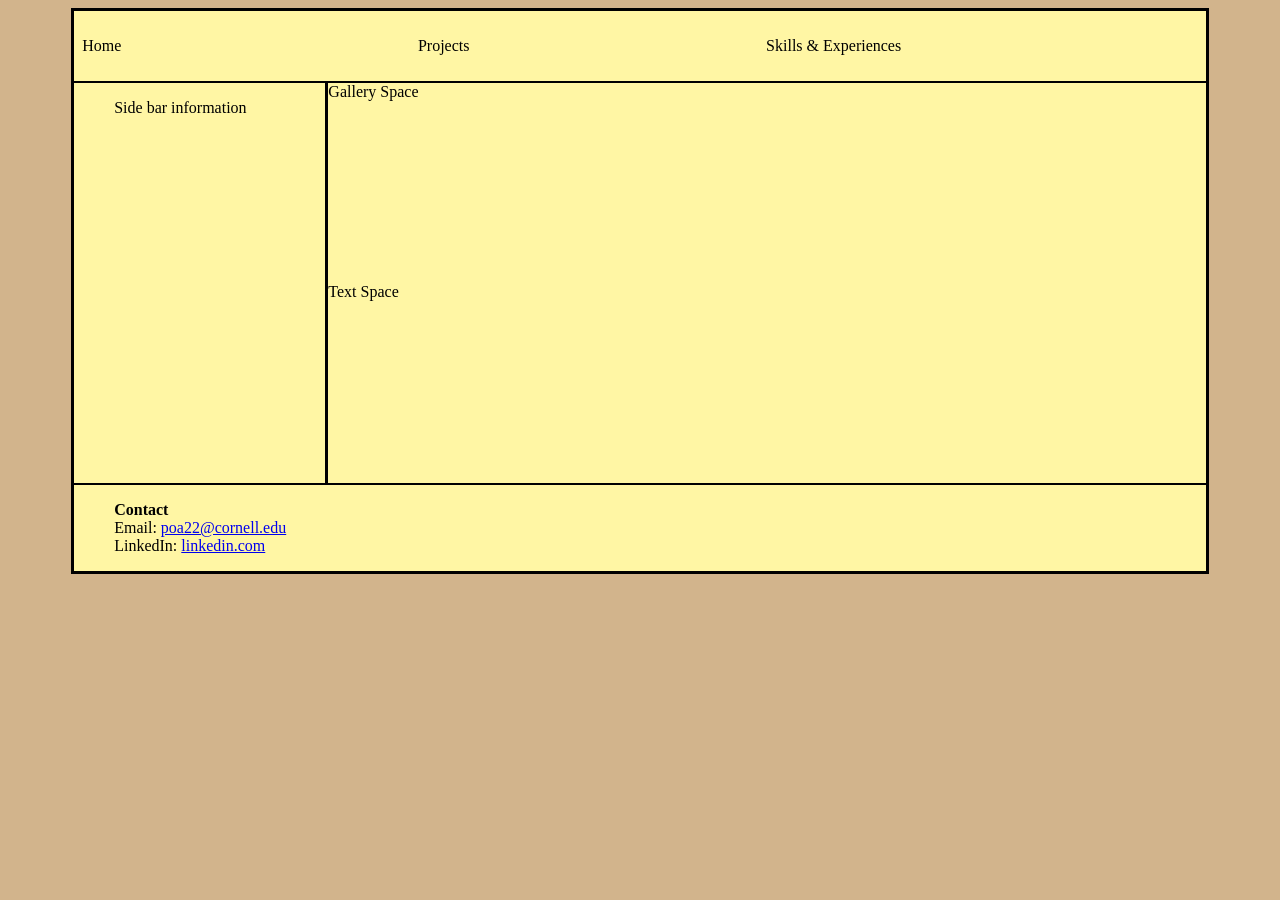
<file: pages/index.html>
<html>

<head>
    <title>Portfolio - Pedro Arruda</title>

    <link rel="stylesheet" type="text/css" href="../public/css/home.css">
    <meta charset="utf-8">
</head>

<body>
    <nav>
        <ul class="nav">
            <li>Home</li>
            <li>Projects</li>
            <li>Skills & Experiences</li>
        </ul>
    </nav>

    <main>
        <div id="sidebar">
            <ul>
                <li>
                    Side bar information
                </li>
            </ul>
        </div>
            
        <div id="body">
            <section id="gallery">
                Gallery Space
            </section>

            <section id="text">
                Text Space
            </section>
        </div>
    </main>

    <footer>
        <ul>
            <li><b>Contact</b></li>
            <li>Email: <a href="mailto:poa22@cornell.edu">poa22@cornell.edu</a></li>
            <li>LinkedIn: <a href="https://www.linkedin.com/in/pedro-arruda-406444254?lipi=urn%3Ali%3Apage%3Ad_flagship3_profile_view_base_contact_details%3BRKkxmf1XQrqR2rwQrz%2F5gQ%3D%3D">linkedin.com</a></li>
        </ul>
    </footer>
</body>
</html>
</file>
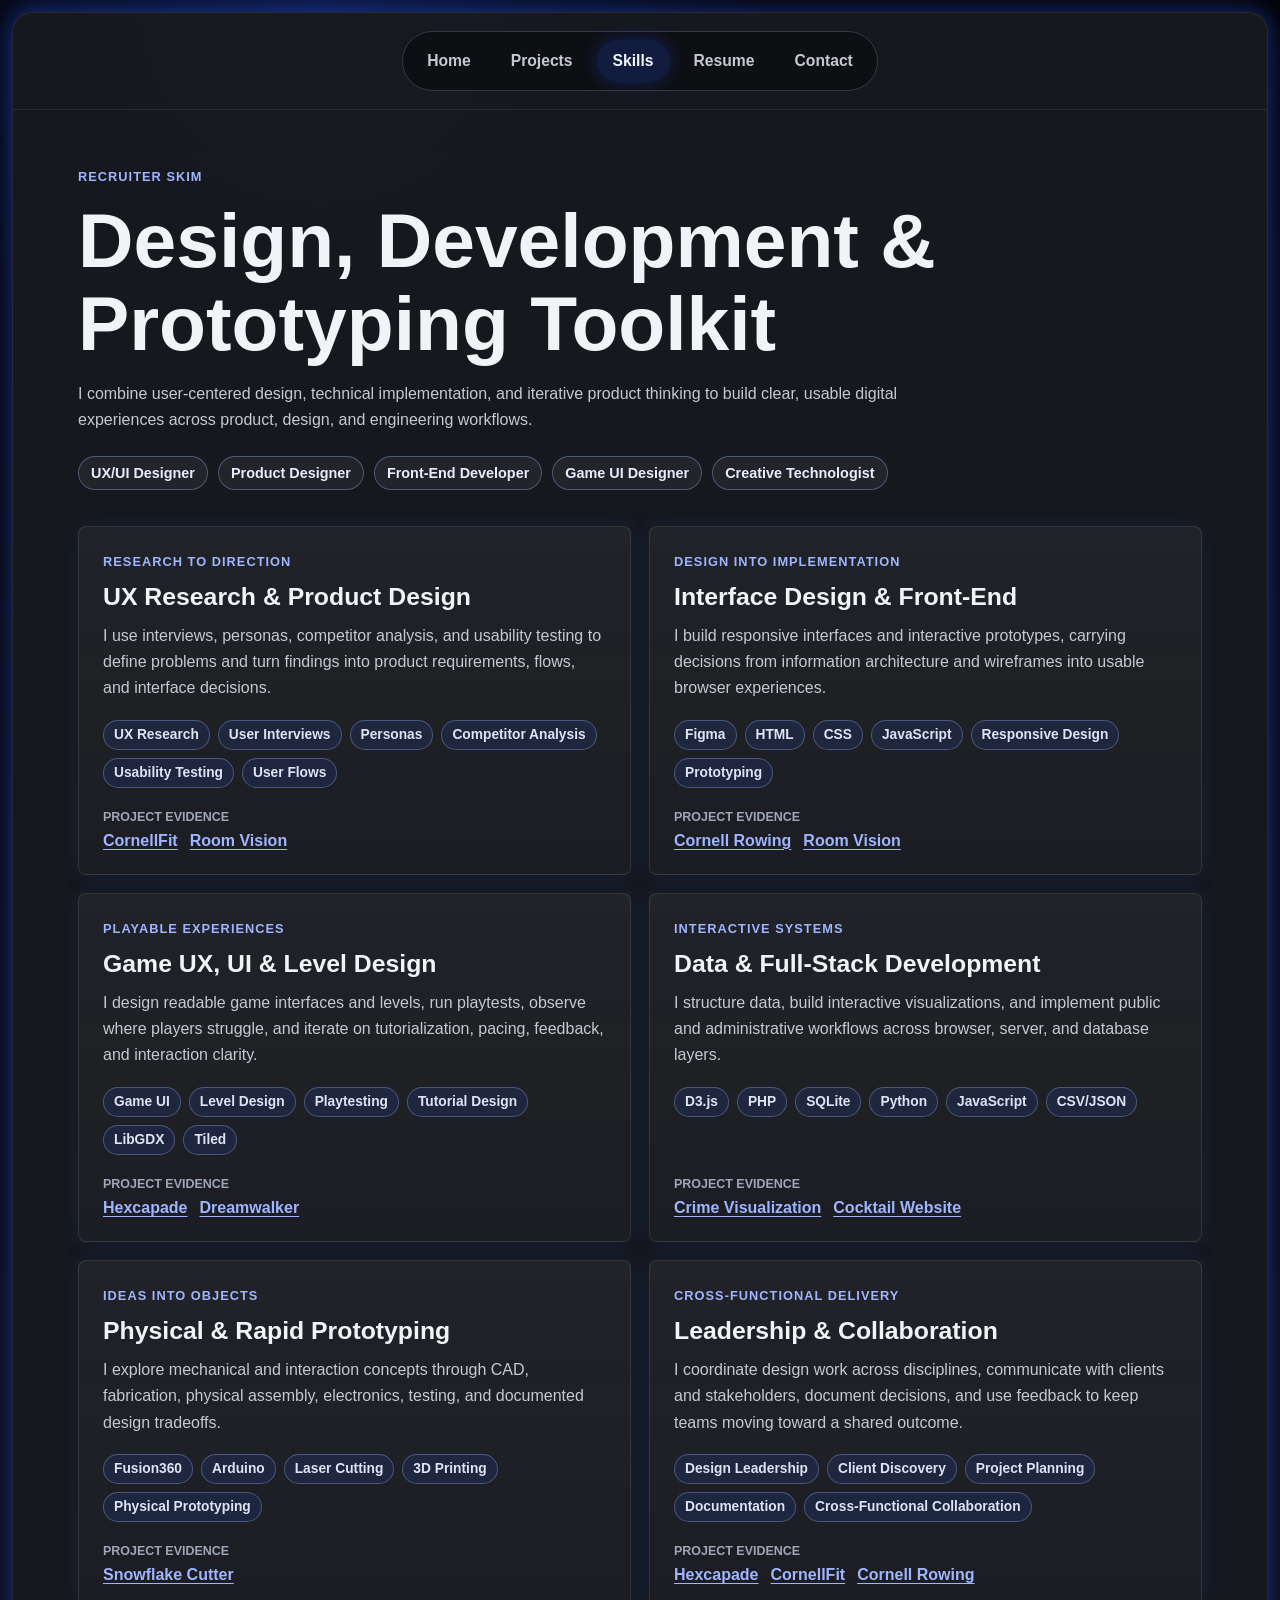
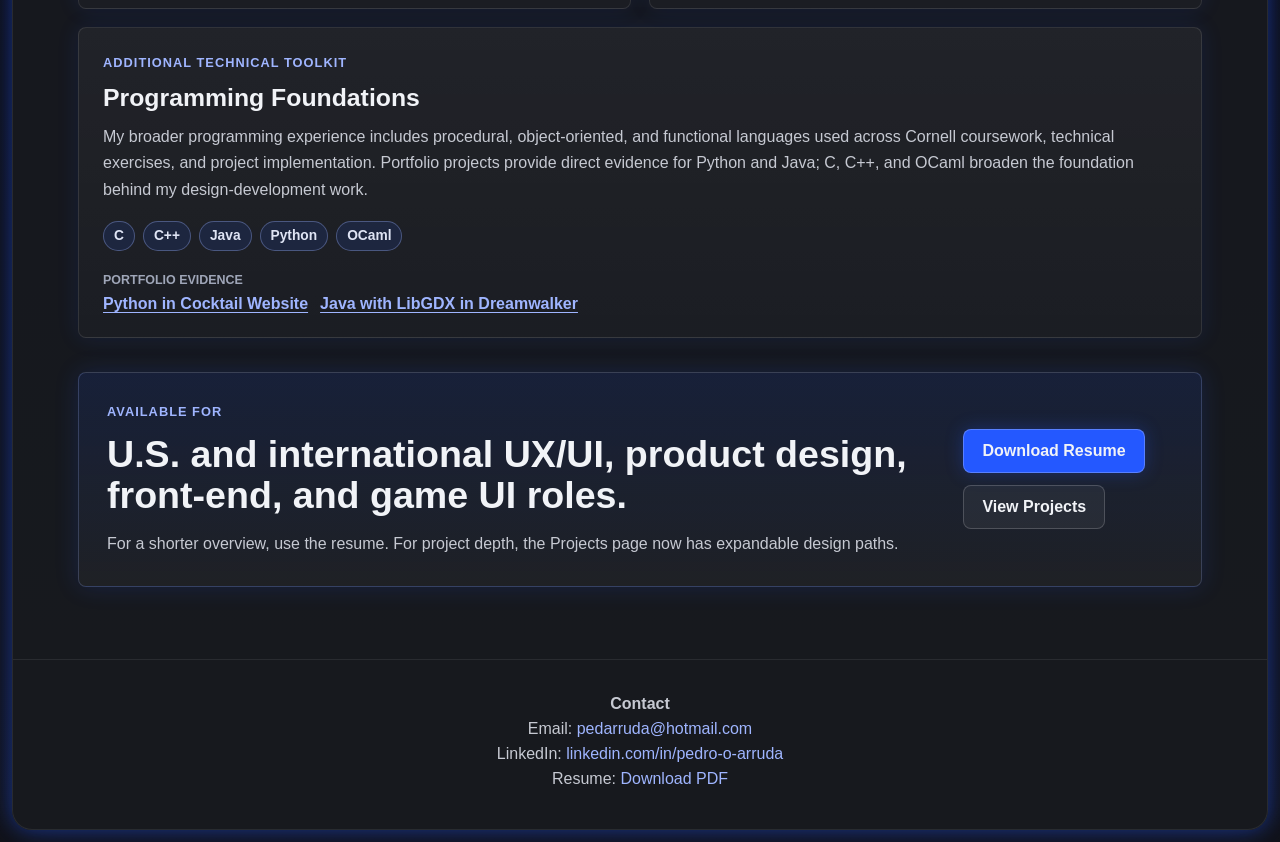
<file: skills.html>
<!DOCTYPE html>
<html lang="en">
<head>
    <meta charset="UTF-8">
    <meta name="Skills" id="currentPage">
    <meta name="viewport" content="width=device-width, initial-scale=1.0">
    <meta name="description" content="Pedro Arruda's recruiter-friendly skills profile across UX/UI design, product, front-end development, game UI, rapid prototyping, and cross-functional collaboration.">
    <meta property="og:type" content="website">
    <meta property="og:title" content="Skills | Pedro Arruda">
    <meta property="og:description" content="Pedro Arruda's toolkit across UX/UI design, product thinking, front-end development, game UI, and rapid prototyping.">
    <meta property="og:url" content="https://pedrotheolive.github.io/Portfolio/skills.html">
    <meta property="og:image" content="https://pedrotheolive.github.io/Portfolio/public/images/social-preview.png">
    <meta property="og:image:width" content="1200">
    <meta property="og:image:height" content="630">
    <meta property="og:image:alt" content="Pedro Arruda UX/UI and product design portfolio">
    <meta name="twitter:card" content="summary_large_image">
    <meta name="twitter:title" content="Skills | Pedro Arruda">
    <meta name="twitter:description" content="Pedro Arruda's toolkit across UX/UI design, product thinking, front-end development, game UI, and rapid prototyping.">
    <meta name="twitter:image" content="https://pedrotheolive.github.io/Portfolio/public/images/social-preview.png">
    <link rel="canonical" href="https://pedrotheolive.github.io/Portfolio/skills.html">
    <link rel="icon" href="public/images/profile.jpg" type="image/jpeg">
    <title>Skills | Pedro Arruda</title>
    <link rel="stylesheet" href="public/css/style.css">
</head>
<body>
    <div class="content shadow">
        <main class="skills-section">
            <header class="page-header">
                <p class="eyebrow">Recruiter skim</p>
                <h1>Design, Development & Prototyping Toolkit</h1>
                <p>I combine user-centered design, technical implementation, and iterative product thinking to build clear, usable digital experiences across product, design, and engineering workflows.</p>
                <div class="role-fit compact" aria-label="Best fit roles">
                    <span>UX/UI Designer</span>
                    <span>Product Designer</span>
                    <span>Front-End Developer</span>
                    <span>Game UI Designer</span>
                    <span>Creative Technologist</span>
                </div>
            </header>

            <section class="skill-card-grid large" aria-label="Capabilities with project evidence">
                <article class="skill-card">
                    <p class="eyebrow">Research to direction</p>
                    <h2>UX Research & Product Design</h2>
                    <p>I use interviews, personas, competitor analysis, and usability testing to define problems and turn findings into product requirements, flows, and interface decisions.</p>
                    <div class="tag-list"><span>UX Research</span><span>User Interviews</span><span>Personas</span><span>Competitor Analysis</span><span>Usability Testing</span><span>User Flows</span></div>
                    <div class="skill-evidence" aria-label="UX research and product design evidence">
                        <span>Project evidence</span>
                        <a href="projects.html#p1">CornellFit</a>
                        <a href="projects.html#p8">Room Vision</a>
                    </div>
                </article>

                <article class="skill-card">
                    <p class="eyebrow">Design into implementation</p>
                    <h2>Interface Design & Front-End</h2>
                    <p>I build responsive interfaces and interactive prototypes, carrying decisions from information architecture and wireframes into usable browser experiences.</p>
                    <div class="tag-list"><span>Figma</span><span>HTML</span><span>CSS</span><span>JavaScript</span><span>Responsive Design</span><span>Prototyping</span></div>
                    <div class="skill-evidence" aria-label="Interface design and front-end evidence">
                        <span>Project evidence</span>
                        <a href="projects.html#p7">Cornell Rowing</a>
                        <a href="projects.html#p8">Room Vision</a>
                    </div>
                </article>

                <article class="skill-card">
                    <p class="eyebrow">Playable experiences</p>
                    <h2>Game UX, UI & Level Design</h2>
                    <p>I design readable game interfaces and levels, run playtests, observe where players struggle, and iterate on tutorialization, pacing, feedback, and interaction clarity.</p>
                    <div class="tag-list"><span>Game UI</span><span>Level Design</span><span>Playtesting</span><span>Tutorial Design</span><span>LibGDX</span><span>Tiled</span></div>
                    <div class="skill-evidence" aria-label="Game design evidence">
                        <span>Project evidence</span>
                        <a href="projects.html#p2">Hexcapade</a>
                        <a href="projects.html#p4">Dreamwalker</a>
                    </div>
                </article>

                <article class="skill-card">
                    <p class="eyebrow">Interactive systems</p>
                    <h2>Data & Full-Stack Development</h2>
                    <p>I structure data, build interactive visualizations, and implement public and administrative workflows across browser, server, and database layers.</p>
                    <div class="tag-list"><span>D3.js</span><span>PHP</span><span>SQLite</span><span>Python</span><span>JavaScript</span><span>CSV/JSON</span></div>
                    <div class="skill-evidence" aria-label="Data and full-stack development evidence">
                        <span>Project evidence</span>
                        <a href="projects.html#p5">Crime Visualization</a>
                        <a href="projects.html#p6">Cocktail Website</a>
                    </div>
                </article>

                <article class="skill-card">
                    <p class="eyebrow">Ideas into objects</p>
                    <h2>Physical & Rapid Prototyping</h2>
                    <p>I explore mechanical and interaction concepts through CAD, fabrication, physical assembly, electronics, testing, and documented design tradeoffs.</p>
                    <div class="tag-list"><span>Fusion360</span><span>Arduino</span><span>Laser Cutting</span><span>3D Printing</span><span>Physical Prototyping</span></div>
                    <div class="skill-evidence" aria-label="Physical and rapid prototyping evidence">
                        <span>Project evidence</span>
                        <a href="projects.html#p3">Snowflake Cutter</a>
                    </div>
                </article>

                <article class="skill-card">
                    <p class="eyebrow">Cross-functional delivery</p>
                    <h2>Leadership & Collaboration</h2>
                    <p>I coordinate design work across disciplines, communicate with clients and stakeholders, document decisions, and use feedback to keep teams moving toward a shared outcome.</p>
                    <div class="tag-list"><span>Design Leadership</span><span>Client Discovery</span><span>Project Planning</span><span>Documentation</span><span>Cross-Functional Collaboration</span></div>
                    <div class="skill-evidence" aria-label="Leadership and collaboration evidence">
                        <span>Project evidence</span>
                        <a href="projects.html#p2">Hexcapade</a>
                        <a href="projects.html#p1">CornellFit</a>
                        <a href="projects.html#p7">Cornell Rowing</a>
                    </div>
                </article>

                <article class="skill-card skill-card-wide">
                    <p class="eyebrow">Additional technical toolkit</p>
                    <h2>Programming Foundations</h2>
                    <p>My broader programming experience includes procedural, object-oriented, and functional languages used across Cornell coursework, technical exercises, and project implementation. Portfolio projects provide direct evidence for Python and Java; C, C++, and OCaml broaden the foundation behind my design-development work.</p>
                    <div class="tag-list"><span>C</span><span>C++</span><span>Java</span><span>Python</span><span>OCaml</span></div>
                    <div class="skill-evidence" aria-label="Programming foundations evidence">
                        <span>Portfolio evidence</span>
                        <a href="projects.html#p6">Python in Cocktail Website</a>
                        <a href="projects.html#p4">Java with LibGDX in Dreamwalker</a>
                    </div>
                </article>
            </section>

            <section class="page-cta" aria-labelledby="skills-contact-title">
                <div>
                    <p class="eyebrow">Available for</p>
                    <h2 id="skills-contact-title">U.S. and international UX/UI, product design, front-end, and game UI roles.</h2>
                    <p>For a shorter overview, use the resume. For project depth, the Projects page now has expandable design paths.</p>
                </div>
                <div class="button-row">
                    <a class="button primary" href="public/files/Resume.pdf" download aria-label="Download my resume as a PDF">Download Resume</a>
                    <a class="button" href="projects.html">View Projects</a>
                </div>
            </section>
        </main>
    </div>

    <script src="scripts/nav.js"></script>
    <script src="scripts/footer.js"></script>
</body>
</html>
</file>
<file: public/css/home.css>
/** Table Of Contents 
*   
*   Body
*   Navigation
*   Main
*   Footer
*
**/


/*    Body    */
body{
    background-color:tan;
}
body > *{
    max-width: 90%;
    margin: 0 5%;
    border: 3px solid black;
    background-color:  rgb(255, 246, 164);
}

/*    Navigation    */
nav{
    color: black;
    border-bottom: 1.5px solid black;
}

nav ul{
    padding: 10px 8px;
    list-style-type: none;
    display: flex;
    flex-direction: row;
}

nav ul li{
    flex-grow:1;
}

/*    Main    */
main{
    display: flex;
    flex-direction: row;
    border-top: 1.5px solid black;
    border-bottom: 1.5px solid black;
    min-height: 400px;
}

main div{
    flex-grow: 10;
}

#sidebar{
    flex-grow: 1;
    display: flex;
    flex-direction: row;
    border-right: 3px solid black;
}

#sidebar ul{
    list-style-type: none;
}

#body{
    display: flex;
    flex-direction: column;
}

#gallery{
    flex-grow: 1;
}

#text{
    flex-grow: 1;
}

/*    Footer    */
footer{
    border-top: 1.5px solid black;
    display: flex;
    flex-direction: row;
    > ul{ 
        list-style-type: none;
    }
}
</file>
<file: public/css/style.css>
:root {
    --surface: #181a1f;
    --line: #343947;
    --text: #f1f3f7;
    --muted: #c6c9d2;
    --soft: #9fa6b8;
    --blue: #2458ff;
    --blue-soft: rgba(36, 88, 255, 0.28);
    --radius: 8px;
    --max-width: 1180px;
}

* {
    box-sizing: border-box;
}

html {
    scroll-behavior: smooth;
}

body {
    margin: 0;
    min-height: 100vh;
    background:
        radial-gradient(circle at 25% 0%, rgba(36, 88, 255, 0.22), transparent 28rem),
        linear-gradient(180deg, #050507 0%, #111217 100%);
    color: var(--text);
    font-family: Arial, Helvetica, sans-serif;
}

body::-webkit-scrollbar {
    width: 12px;
}

body::-webkit-scrollbar-track {
    background: var(--surface);
}

body::-webkit-scrollbar-thumb {
    background-color: #777d8a;
    border-radius: 20px;
}

a {
    color: inherit;
}

img {
    display: block;
    max-width: 100%;
}

.content {
    width: min(100% - 24px, 1440px);
    margin: 12px auto;
    background: rgba(24, 26, 31, 0.94);
    border: 1px solid rgba(255, 255, 255, 0.08);
    border-radius: 20px;
    overflow: hidden;
}

.shadow {
    box-shadow:
        0 0 18px rgba(36, 88, 255, 0.36),
        0 0 42px rgba(36, 88, 255, 0.22);
}

.navbar {
    display: flex;
    justify-content: center;
    padding: 18px 20px;
    border-bottom: 1px solid rgba(255, 255, 255, 0.08);
}

.nav-container {
    width: min(100%, var(--max-width));
    display: flex;
    justify-content: center;
    align-items: center;
}

.nav-links {
    list-style: none;
    display: flex;
    justify-content: center;
    align-items: center;
    gap: 8px;
    padding: 8px;
    margin: 0;
    border: 1px solid var(--line);
    border-radius: 999px;
    background-color: rgba(12, 13, 17, 0.76);
}

.nav-links a {
    display: inline-flex;
    align-items: center;
    min-height: 42px;
    padding: 0 16px;
    color: var(--muted);
    text-decoration: none;
    font-size: 0.98rem;
    font-weight: 700;
    border-radius: 999px;
    transition: color 0.2s ease, background-color 0.2s ease, box-shadow 0.2s ease;
}

.nav-links a:hover,
.nav-links a:focus-visible,
.nav-links a.active {
    color: var(--text);
    background-color: rgba(36, 88, 255, 0.18);
    box-shadow: 0 0 18px var(--blue-soft);
    outline: none;
}

.menu-toggle {
    display: none;
    flex-direction: column;
    gap: 5px;
    padding: 10px;
    border: 1px solid var(--line);
    border-radius: var(--radius);
    background-color: rgba(12, 13, 17, 0.9);
    cursor: pointer;
}

.bar {
    height: 3px;
    width: 25px;
    background-color: var(--muted);
    border-radius: 2px;
    transition: transform 0.3s ease, opacity 0.3s ease;
}

.menu-toggle.active .bar:nth-child(1) {
    transform: rotate(45deg) translate(6px, 5px);
}

.menu-toggle.active .bar:nth-child(2) {
    opacity: 0;
}

.menu-toggle.active .bar:nth-child(3) {
    transform: rotate(-45deg) translate(6px, -5px);
}

main {
    min-height: 420px;
}

.home-page,
.projects-section,
.skills-section {
    width: min(100%, var(--max-width));
    margin: 0 auto;
    padding: 56px 28px 72px;
}

.hero-section {
    min-height: min(760px, calc(100vh - 80px));
    display: grid;
    grid-template-columns: minmax(0, 1.25fr) minmax(280px, 0.75fr);
    align-items: center;
    gap: 48px;
    padding-bottom: 44px;
}

.hero-copy {
    max-width: 760px;
}

.eyebrow {
    margin: 0 0 12px;
    color: #9fb5ff;
    font-size: 0.8rem;
    font-weight: 800;
    letter-spacing: 0.08em;
    text-transform: uppercase;
}

h1,
h2,
h3,
p {
    overflow-wrap: anywhere;
}

h1,
h2,
h3 {
    margin-top: 0;
    line-height: 1.08;
}

h1 {
    margin-bottom: 14px;
    font-size: clamp(3rem, 8vw, 6.75rem);
}

h2 {
    margin-bottom: 16px;
    font-size: clamp(1.85rem, 4vw, 3.2rem);
}

h3 {
    margin-bottom: 10px;
    font-size: 1.35rem;
}

p {
    color: var(--muted);
    line-height: 1.65;
}

.hero-role {
    margin: 0 0 18px;
    color: var(--text);
    font-size: clamp(1.15rem, 2.4vw, 1.7rem);
    font-weight: 800;
}

.hero-summary {
    max-width: 680px;
    margin-bottom: 14px;
    font-size: 1.12rem;
}

.hero-meta {
    max-width: 720px;
    margin: 0 0 22px;
    color: var(--soft);
    font-size: 0.98rem;
    font-weight: 700;
}

.hero-portrait {
    justify-self: center;
}

.hero-portrait img {
    width: min(100%, 330px);
    margin: 0 auto;
    aspect-ratio: 1;
    object-fit: cover;
    border-radius: 50%;
    border: 1px solid rgba(255, 255, 255, 0.16);
    box-shadow: 0 0 34px rgba(36, 88, 255, 0.48);
}

.button-row {
    display: flex;
    flex-wrap: wrap;
    gap: 12px;
}

.role-fit {
    display: flex;
    flex-wrap: wrap;
    gap: 10px;
    margin: 0 0 28px;
}

.role-fit.compact {
    margin-top: 22px;
    margin-bottom: 0;
}

.role-fit span {
    display: inline-flex;
    align-items: center;
    min-height: 34px;
    padding: 5px 12px;
    color: #e8ecff;
    font-size: 0.9rem;
    font-weight: 800;
    border: 1px solid rgba(159, 181, 255, 0.36);
    border-radius: 999px;
    background-color: rgba(255, 255, 255, 0.055);
}

.button,
.project-link,
.project-vid,
.case-study-button {
    display: inline-flex;
    align-items: center;
    justify-content: center;
    min-height: 44px;
    padding: 0 18px;
    border: 1px solid rgba(255, 255, 255, 0.18);
    border-radius: var(--radius);
    background-color: rgba(255, 255, 255, 0.05);
    color: var(--text);
    font: inherit;
    font-weight: 800;
    text-decoration: none;
    cursor: pointer;
    transition: transform 0.2s ease, border-color 0.2s ease, box-shadow 0.2s ease, background-color 0.2s ease;
}

.button.primary,
.project-link,
.project-vid {
    background-color: var(--blue);
    border-color: rgba(255, 255, 255, 0.24);
    box-shadow: 0 0 18px var(--blue-soft);
}

.button:hover,
.button:focus-visible,
.project-link:hover,
.project-link:focus-visible,
.project-vid:hover,
.project-vid:focus-visible,
.case-study-button:hover,
.case-study-button:focus-visible {
    transform: translateY(-2px);
    border-color: rgba(255, 255, 255, 0.42);
    box-shadow: 0 0 24px rgba(36, 88, 255, 0.42);
    outline: none;
}

.section-block {
    padding: 64px 0;
    border-top: 1px solid rgba(255, 255, 255, 0.08);
}

.section-heading {
    max-width: 780px;
    margin-bottom: 28px;
}

.featured-grid {
    display: grid;
    grid-template-columns: repeat(2, minmax(0, 1fr));
    gap: 20px;
}

.feature-card,
.project-card,
.skill-card {
    background: linear-gradient(180deg, rgba(255, 255, 255, 0.05), rgba(255, 255, 255, 0.025));
    border: 1px solid rgba(255, 255, 255, 0.1);
    border-radius: var(--radius);
    box-shadow: 0 0 22px rgba(36, 88, 255, 0.12);
}

.feature-card {
    display: block;
    color: inherit;
    text-decoration: none;
    overflow: hidden;
    transition: transform 0.2s ease, border-color 0.2s ease, box-shadow 0.2s ease;
}

.feature-card:hover,
.feature-card:focus-visible {
    transform: translateY(-2px);
    border-color: rgba(159, 181, 255, 0.44);
    box-shadow: 0 0 28px rgba(36, 88, 255, 0.22);
    outline: none;
}

.feature-card img,
.project-card img,
.project-placeholder {
    width: 100%;
    padding: 10px;
    background-color: #0c0d11;
}

.feature-card img,
.project-placeholder {
    aspect-ratio: 16 / 9;
    object-fit: contain;
}

.project-placeholder {
    display: flex;
    align-items: center;
    justify-content: center;
    min-height: 220px;
    padding: 24px;
    color: #dfe6ff;
    font-weight: 900;
    text-align: center;
    border-bottom: 1px solid rgba(255, 255, 255, 0.08);
    background:
        linear-gradient(135deg, rgba(36, 88, 255, 0.35), rgba(255, 77, 255, 0.12)),
        #101219;
}

.card-copy,
.project-text {
    padding: 24px;
}

.project-role {
    margin: 0 0 10px;
    color: #9fb5ff;
    font-size: 0.84rem;
    font-weight: 800;
    text-transform: uppercase;
}

.tag-list {
    display: flex;
    flex-wrap: wrap;
    gap: 8px;
    margin-top: 18px;
}

.tag-list span {
    display: inline-flex;
    align-items: center;
    min-height: 30px;
    padding: 4px 10px;
    color: #dfe4f4;
    font-size: 0.86rem;
    font-weight: 700;
    border: 1px solid rgba(159, 181, 255, 0.34);
    border-radius: 999px;
    background-color: rgba(36, 88, 255, 0.12);
}

.outcome-list {
    margin: 16px 0 0;
    padding-left: 20px;
    color: var(--muted);
}

.outcome-list li {
    margin-bottom: 8px;
    line-height: 1.55;
}

.skill-card-grid {
    display: grid;
    grid-template-columns: repeat(3, minmax(0, 1fr));
    gap: 18px;
}

.skill-card-grid.large {
    grid-template-columns: repeat(2, minmax(0, 1fr));
}

.skill-card-wide {
    grid-column: 1 / -1;
}

.skill-card {
    display: flex;
    flex-direction: column;
    padding: 24px;
}

.skill-card h2,
.skill-card h3 {
    margin-bottom: 12px;
    font-size: 1.55rem;
}

.skill-card > p:not(.eyebrow) {
    margin: 0;
}

.skill-evidence {
    display: flex;
    flex-wrap: wrap;
    align-items: center;
    gap: 8px 12px;
    margin-top: auto;
    padding-top: 22px;
}

.skill-evidence span {
    width: 100%;
    color: var(--soft);
    font-size: 0.78rem;
    font-weight: 800;
    text-transform: uppercase;
}

.skill-evidence a {
    color: #9fb5ff;
    font-weight: 800;
    text-underline-offset: 3px;
}

.skill-evidence a:hover,
.skill-evidence a:focus-visible {
    color: var(--text);
    outline: none;
}

.text-link {
    display: inline-flex;
    margin-top: 22px;
    color: #9fb5ff;
    font-weight: 800;
    text-decoration: none;
}

.text-link:hover,
.text-link:focus-visible {
    color: var(--text);
    outline: none;
}

.about-brief p {
    max-width: 880px;
    font-size: 1.06rem;
}

.cta-section {
    display: flex;
    justify-content: space-between;
    align-items: center;
    gap: 24px;
}

.page-cta {
    display: flex;
    justify-content: space-between;
    align-items: center;
    gap: 24px;
    margin-top: 34px;
    padding: 28px;
    background: linear-gradient(180deg, rgba(36, 88, 255, 0.12), rgba(255, 255, 255, 0.035));
    border: 1px solid rgba(159, 181, 255, 0.22);
    border-radius: var(--radius);
    box-shadow: 0 0 24px rgba(36, 88, 255, 0.16);
}

.page-cta h2 {
    margin-bottom: 10px;
    font-size: clamp(1.5rem, 3vw, 2.35rem);
}

.page-cta p:last-child {
    margin-bottom: 0;
}

.cta-section h2 {
    max-width: 820px;
    margin-bottom: 0;
}

.page-header {
    max-width: 880px;
    margin-bottom: 36px;
}

.page-header h1 {
    font-size: clamp(2.7rem, 6vw, 5rem);
}

.projects-section {
    display: flex;
    flex-direction: column;
    gap: 22px;
}

.project-card {
    display: grid;
    grid-template-columns: minmax(300px, 1fr) minmax(0, 2fr);
    overflow: hidden;
}

.case-study-trigger {
    cursor: pointer;
    transition: transform 0.2s ease, border-color 0.2s ease, box-shadow 0.2s ease;
}

.case-study-trigger:hover,
.case-study-trigger:focus-visible {
    transform: translateY(-2px);
    border-color: rgba(159, 181, 255, 0.44);
    box-shadow: 0 0 28px rgba(36, 88, 255, 0.22);
    outline: 2px solid #9fb5ff;
    outline-offset: 3px;
}

.project-card img,
.project-card > .project-placeholder {
    object-fit: contain;
    border-right: 1px solid rgba(255, 255, 255, 0.08);
    border-bottom: none;
}

.project-card img {
    align-self: stretch;
    height: 100%;
    min-height: 260px;
    max-height: none;
    object-fit: contain;
    padding: 28px;
}

.project-card img.project-app-image {
    padding: 54px 42px;
}

.project-card > .project-placeholder {
    height: 100%;
    min-height: 260px;
}

.project-text h2 {
    font-size: clamp(1.45rem, 2.4vw, 2.1rem);
}

.video-actions {
    display: flex;
    flex-wrap: wrap;
    gap: 10px;
    margin-top: 18px;
}

.project-actions {
    display: flex;
    flex-wrap: wrap;
    gap: 10px;
    margin-top: 18px;
}

.project-text > .case-study-button,
.project-text > .project-vid,
.project-text > .project-link {
    margin-top: 18px;
}

.project-text > .project-vid,
.project-text > .project-link {
    margin-left: 14px;
}

.project-source-note {
    margin: 12px 0 0;
    color: var(--muted);
    font-size: 0.9rem;
    line-height: 1.5;
}

.hint {
    margin-top: 16px;
    color: var(--soft);
    font-size: 0.92rem;
    font-style: italic;
}

.modal {
    display: none;
    position: fixed;
    z-index: 1000;
    inset: 0;
    padding: 20px;
    background: rgba(5, 5, 7, 0.82);
    backdrop-filter: blur(6px);
    justify-content: center;
    align-items: center;
}

.case-study-modal {
    display: none;
    position: fixed;
    z-index: 990;
    inset: 0;
    padding: 24px;
    background: rgba(5, 5, 7, 0.82);
    backdrop-filter: blur(6px);
    justify-content: center;
    align-items: center;
}

.case-study-modal.active {
    display: flex;
    animation: fadeIn 0.3s ease;
}

.case-study-dialog {
    position: relative;
    width: min(980px, 100%);
    max-height: min(860px, calc(100vh - 48px));
    background-color: #101219;
    border: 1px solid rgba(255, 255, 255, 0.14);
    border-radius: var(--radius);
    box-shadow: 0 0 38px rgba(36, 88, 255, 0.52);
    overflow: hidden;
}

.case-study-content {
    max-height: min(860px, calc(100vh - 48px));
    overflow-y: auto;
    padding: 34px;
    outline: none;
}

.case-study-content::-webkit-scrollbar {
    width: 10px;
}

.case-study-content::-webkit-scrollbar-track {
    background-color: rgba(255, 255, 255, 0.05);
}

.case-study-content::-webkit-scrollbar-thumb {
    background-color: rgba(159, 181, 255, 0.5);
    border-radius: 999px;
}

.case-study-close {
    position: absolute;
    top: 12px;
    right: 12px;
    z-index: 2;
    width: 42px;
    height: 42px;
    border: 1px solid rgba(255, 255, 255, 0.18);
    border-radius: 50%;
    background-color: #141722;
    color: var(--text);
    font-size: 1.65rem;
    line-height: 1;
    cursor: pointer;
}

.case-study-detail {
    max-width: 820px;
}

.case-study-detail h2 {
    padding-right: 36px;
    font-size: clamp(2rem, 4.6vw, 3.7rem);
}

.case-study-detail section {
    padding: 28px 0;
    border-top: 1px solid rgba(255, 255, 255, 0.08);
}

.case-study-detail section:first-of-type {
    margin-top: 28px;
}

.case-study-role {
    color: #9fb5ff;
    font-weight: 800;
}

body.modal-open {
    overflow: hidden;
}

.modal.active {
    display: flex;
    animation: fadeIn 0.3s ease;
}

.modal-content {
    position: relative;
    width: min(900px, 100%);
    padding: 18px;
    background-color: #101219;
    border: 1px solid rgba(255, 255, 255, 0.12);
    border-radius: var(--radius);
    box-shadow: 0 0 35px rgba(36, 88, 255, 0.5);
}

.video-frame {
    aspect-ratio: 16 / 9;
}

.modal-content video,
.modal-content iframe {
    width: 100%;
    height: 100%;
    border: 0;
    border-radius: var(--radius);
    background-color: #050507;
}

#closeModal {
    position: absolute;
    top: -14px;
    right: -14px;
    width: 42px;
    height: 42px;
    border: 1px solid rgba(255, 255, 255, 0.18);
    border-radius: 50%;
    background-color: #141722;
    color: var(--text);
    font-size: 1.65rem;
    line-height: 1;
    cursor: pointer;
}

body.modal-open .content.shadow {
    filter: blur(5px) brightness(0.8);
}

footer {
    display: flex;
    justify-content: center;
    align-items: center;
    padding: 28px 20px 34px;
    border-top: 1px solid rgba(255, 255, 255, 0.08);
}

footer ul {
    list-style: none;
    text-align: center;
    padding: 0;
    margin: 0;
    color: var(--muted);
}

footer li {
    margin: 7px 0;
}

footer a {
    color: #9fb5ff;
    text-decoration: none;
}

footer a:hover,
footer a:focus-visible {
    color: var(--text);
    outline: none;
}

@keyframes fadeIn {
    from {
        opacity: 0;
    }
    to {
        opacity: 1;
    }
}

@media (max-width: 900px) {
    .menu-toggle {
        display: flex;
        margin-left: auto;
    }

    .nav-container {
        flex-direction: column;
        align-items: stretch;
        gap: 12px;
    }

    .nav-links {
        flex-direction: column;
        align-items: stretch;
        width: 100%;
        max-height: 0;
        padding-top: 0;
        padding-bottom: 0;
        overflow: hidden;
        opacity: 0;
        border-radius: var(--radius);
        transition: max-height 0.35s ease, opacity 0.25s ease, padding 0.25s ease;
    }

    .nav-links.active {
        max-height: 380px;
        padding-top: 8px;
        padding-bottom: 8px;
        opacity: 1;
    }

    .nav-links a {
        justify-content: center;
        width: 100%;
    }

    .hero-section {
        grid-template-columns: 1fr;
        min-height: auto;
        padding-top: 16px;
        text-align: center;
        justify-items: center;
    }

    .hero-copy {
        margin: 0 auto;
    }

    .hero-portrait {
        width: 100%;
        display: flex;
        align-items: center;
        justify-content: center;
    }

    .button-row {
        justify-content: center;
    }

    .role-fit {
        justify-content: center;
    }

    .page-header .role-fit {
        justify-content: flex-start;
    }

    .featured-grid,
    .skill-card-grid,
    .skill-card-grid.large,
    .project-card {
        grid-template-columns: 1fr;
    }

    .skill-card-wide {
        grid-column: auto;
    }

    .project-card img,
    .project-card > .project-placeholder {
        border-right: 0;
        border-bottom: 1px solid rgba(255, 255, 255, 0.08);
    }

    .project-card img {
        max-height: 260px;
        padding: 12px;
    }

    .project-card > .project-placeholder {
        min-height: 220px;
    }

    .project-text > .case-study-button,
    .project-text > .project-vid,
    .project-text > .project-link {
        width: 100%;
        margin-left: 0;
        margin-top: 12px;
    }

    .project-text > .case-study-button {
        margin-top: 18px;
    }

    .project-actions {
        flex-direction: column;
        width: 100%;
    }

    .project-actions > .case-study-button,
    .project-actions > .project-link {
        width: 100%;
    }

    .cta-section {
        align-items: flex-start;
        flex-direction: column;
    }

    .page-cta {
        align-items: flex-start;
        flex-direction: column;
    }
}

@media (max-width: 560px) {
    .content {
        width: 100%;
        margin: 0;
        border-radius: 0;
    }

    .home-page,
    .projects-section,
    .skills-section {
        padding: 34px 16px 54px;
    }

    .section-block {
        padding: 46px 0;
    }

    .hero-portrait img {
        width: 220px;
    }

    .button {
        width: 100%;
    }

    .card-copy,
    .project-text,
    .skill-card {
        padding: 18px;
    }

    .project-placeholder {
        min-height: 190px;
    }

    #closeModal {
        top: 8px;
        right: 8px;
    }

    .case-study-modal {
        padding: 12px;
    }

    .case-study-dialog,
    .case-study-content {
        max-height: calc(100vh - 24px);
    }

    .case-study-content {
        padding: 24px 18px;
    }

    .case-study-close {
        top: 8px;
        right: 8px;
    }
}
</file>
